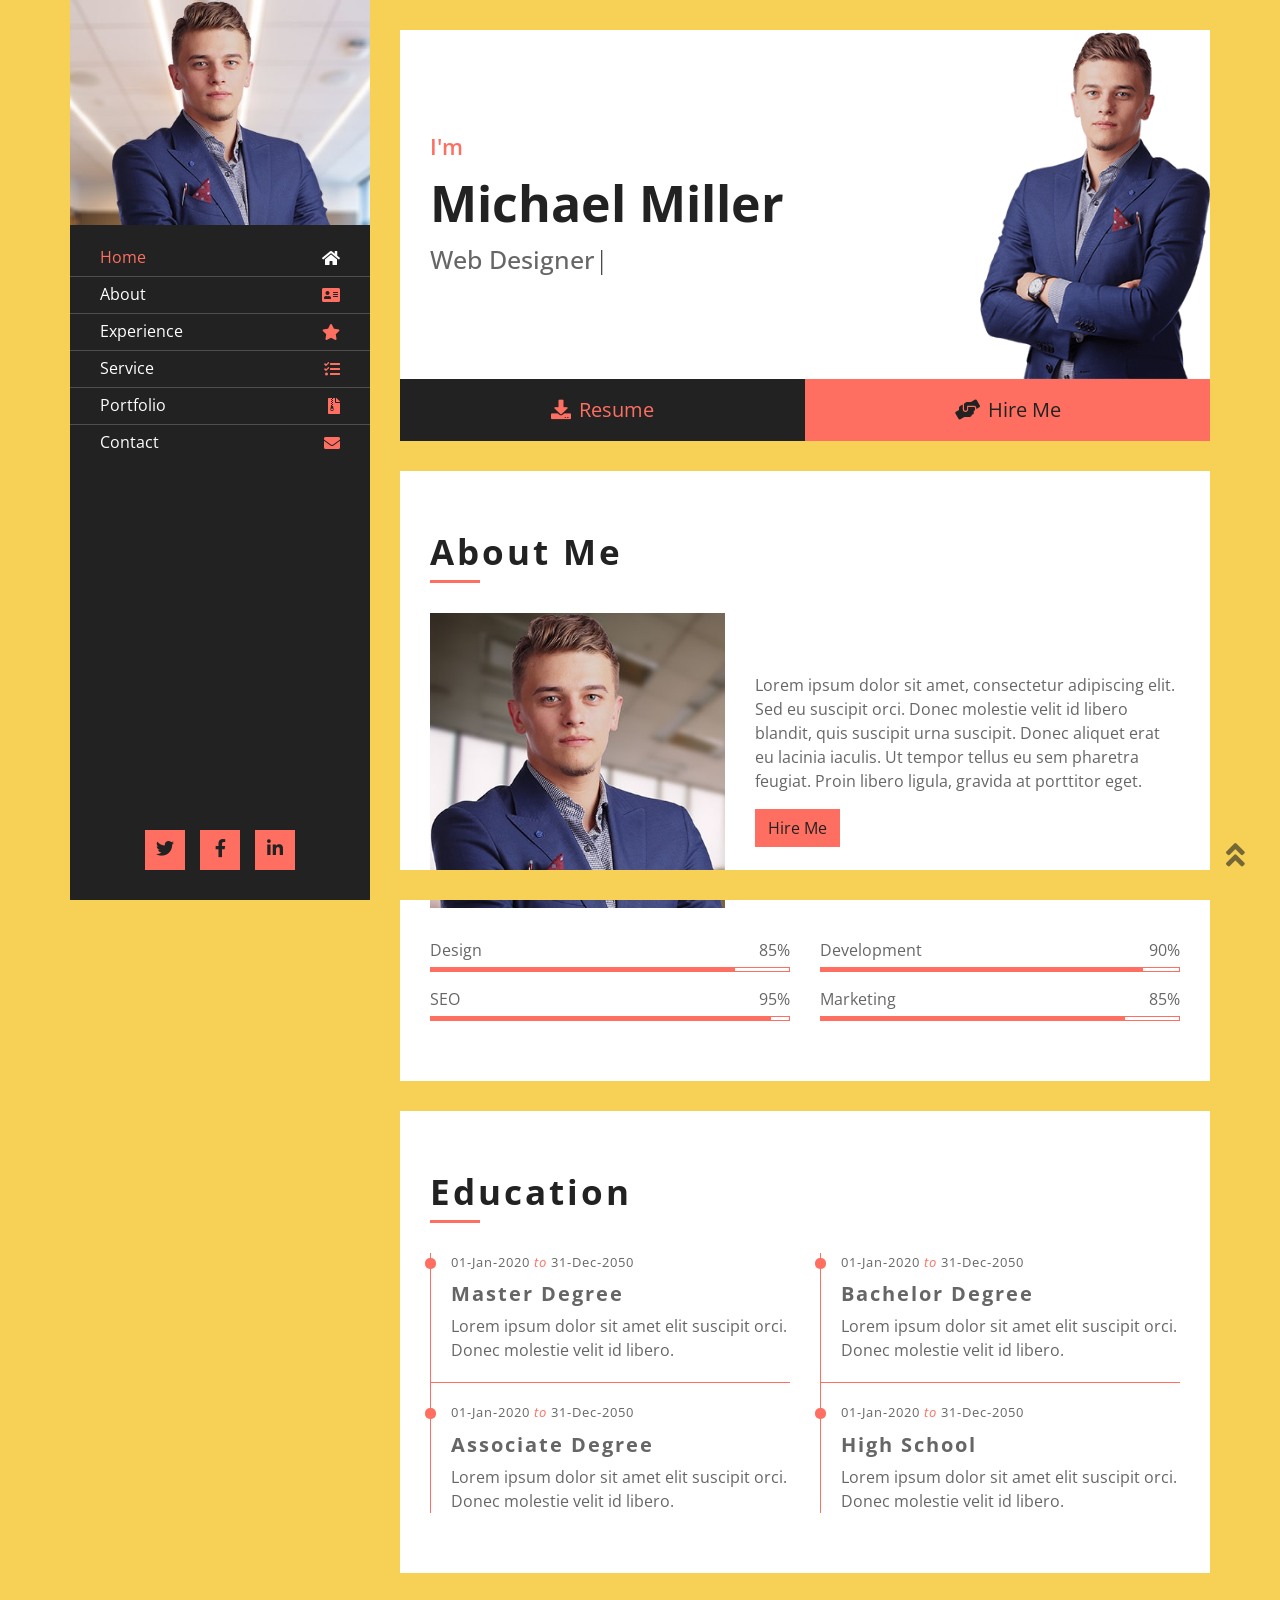
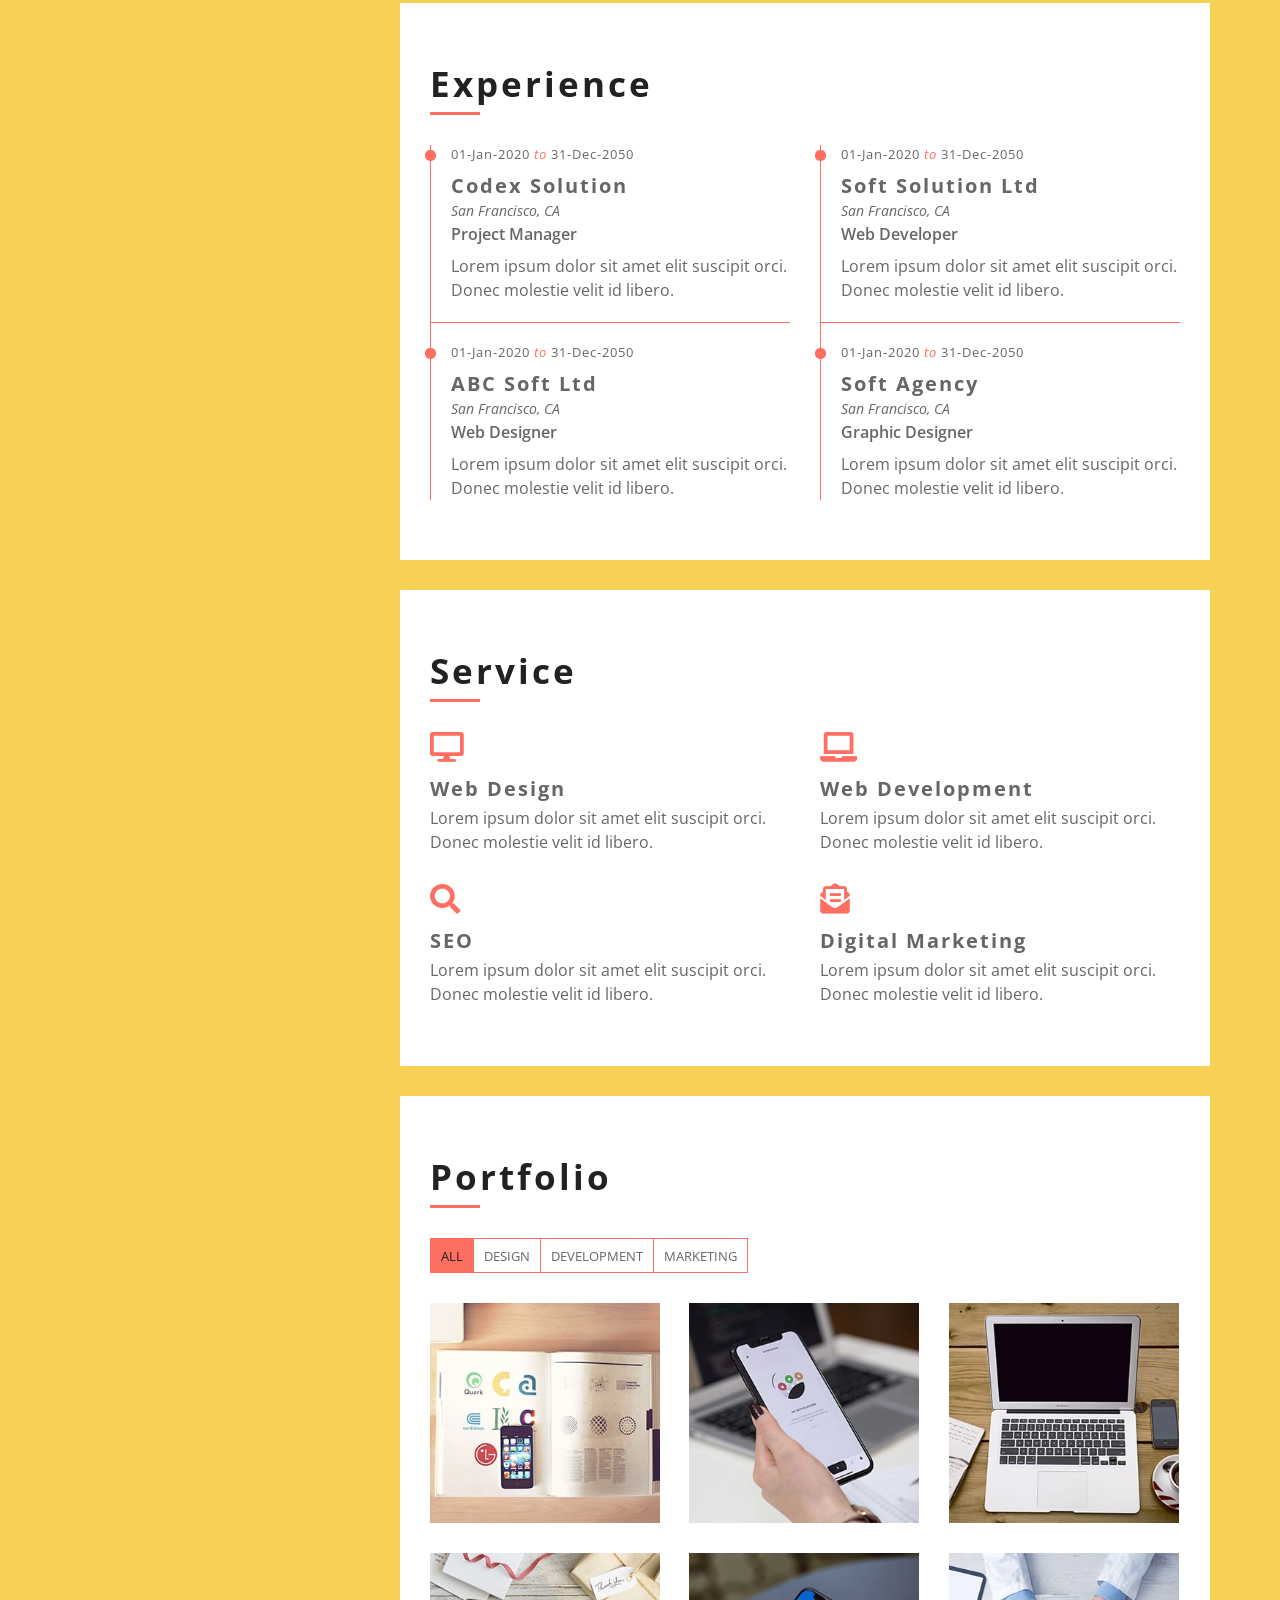
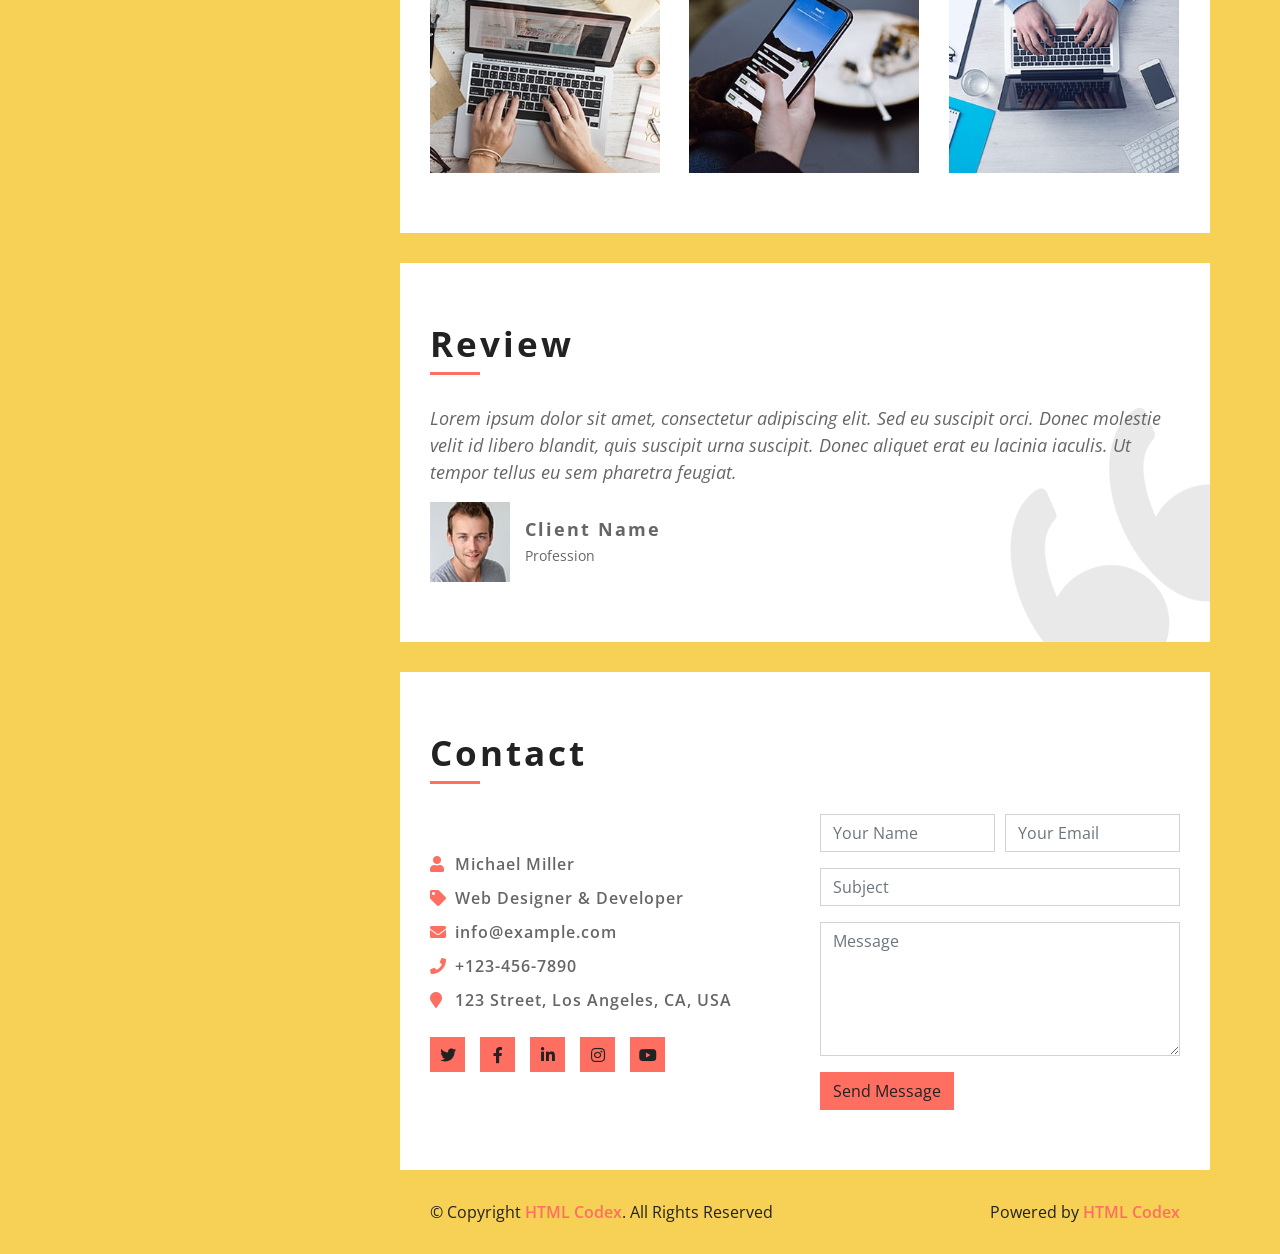
<file: latihan/tugas-portofolio/index.html>
<!DOCTYPE html>
<html lang="en">
    <head>
        <meta charset="utf-8">
        <title>Resume Website Template Free Download</title>
        <meta content="width=device-width, initial-scale=1.0" name="viewport">
        <meta content="Resume Website Template Free Download" name="keywords">
        <meta content="Resume Website Template Free Download" name="description">

        <!-- Favicon -->
        <link href="img/favicon.ico" rel="icon">

        <!-- Google Fonts -->
        <link href="https://fonts.googleapis.com/css2?family=Open+Sans:300;400;600;700;800&display=swap" rel="stylesheet">

        <!-- CSS Libraries -->
        <link href="https://stackpath.bootstrapcdn.com/bootstrap/4.4.1/css/bootstrap.min.css" rel="stylesheet">
        <link href="https://cdnjs.cloudflare.com/ajax/libs/font-awesome/5.10.0/css/all.min.css" rel="stylesheet">
        <link href="lib/slick/slick.css" rel="stylesheet">
        <link href="lib/slick/slick-theme.css" rel="stylesheet">
        <link href="lib/lightbox/css/lightbox.min.css" rel="stylesheet">

        <!-- Template Stylesheet -->
        <link href="css/style.css" rel="stylesheet">
    </head>

    <body data-spy="scroll" data-target=".navbar" data-offset="51">
        <div class="wrapper">
            <div class="sidebar">
                <div class="sidebar-header">
                    <img src="img/profile.jpg" alt="Image">
                </div>
                <div class="sidebar-content">
                    <nav class="navbar navbar-expand-md bg-dark navbar-dark">
                        <a href="#" class="navbar-brand">Navigation</a>
                        <button type="button" class="navbar-toggler" data-toggle="collapse" data-target="#navbarCollapse">
                            <span class="navbar-toggler-icon"></span>
                        </button>
                        <div class="collapse navbar-collapse" id="navbarCollapse">
                            <ul class="nav navbar-nav">
                                <li class="nav-item">
                                    <a class="nav-link" href="#header">Home<i class="fa fa-home"></i></a>
                                </li>
                                <li class="nav-item">
                                    <a class="nav-link" href="#about">About<i class="fa fa-address-card"></i></a>
                                </li>
                                <li class="nav-item">
                                    <a class="nav-link" href="#experience">Experience<i class="fa fa-star"></i></a>
                                </li>
                                <li class="nav-item">
                                    <a class="nav-link" href="#service">Service<i class="fa fa-tasks"></i></a>
                                </li>
                                <li class="nav-item">
                                    <a class="nav-link" href="#portfolio">Portfolio<i class="fa fa-file-archive"></i></a>
                                </li>
                                <li class="nav-item">
                                    <a class="nav-link" href="#contact">Contact<i class="fa fa-envelope"></i></a>
                                </li>
                            </ul>
                        </div>
                    </nav>
                </div>
                <div class="sidebar-footer">
                    <a href="#"><i class="fab fa-twitter"></i></a>
                    <a href="#"><i class="fab fa-facebook-f"></i></a>
                    <a href="#"><i class="fab fa-linkedin-in"></i></a>
                </div>
            </div>
            <div class="content">
                <!-- Header Start -->
                <div class="header" id="header">
                    <div class="content-inner">
                        <p>I'm</p>
                        <h1>Michael Miller</h1>
                        <h2></h2>
                        <div class="typed-text">Web Designer, Web Developer, Front End Developer, Apps Developer, Graphic Designer</div>
                    </div>
                </div>
                <!-- Header End -->
                
                <!-- Large Button Start -->
                <div class="large-btn">
                    <div class="content-inner">
                        <a class="btn" href="#"><i class="fa fa-download"></i>Resume</a>
                        <a class="btn" href="#"><i class="fa fa-hands-helping"></i>Hire Me</a>
                    </div>
                </div>
                <!-- Large Button End -->
                
                <!-- About Start -->
                <div class="about" id="about">
                    <div class="content-inner">
                        <div class="content-header">
                            <h2>About Me</h2>
                        </div>
                        <div class="row align-items-center">
                            <div class="col-md-6 col-lg-5">
                                <img src="img/about.jpg" alt="Image">
                            </div>
                            <div class="col-md-6 col-lg-7">
                                <p>
                                    Lorem ipsum dolor sit amet, consectetur adipiscing elit. Sed eu suscipit orci. Donec molestie velit id libero blandit, quis suscipit urna suscipit. Donec aliquet erat eu lacinia iaculis. Ut tempor tellus eu sem pharetra feugiat. Proin libero ligula, gravida at porttitor eget.
                                </p>
                                <a class="btn" href="#">Hire Me</a>
                            </div>
                        </div>
                        <div class="row">
                            <div class="col-md-6">
                                <div class="skills">
                                    <div class="skill-name">
                                        <p>Design</p><p>85%</p>
                                    </div>
                                    <div class="progress">
                                        <div class="progress-bar" role="progressbar" aria-valuenow="85" aria-valuemin="0" aria-valuemax="100"></div>
                                    </div>
                                    <div class="skill-name">
                                        <p>SEO</p><p>95%</p>
                                    </div>
                                    <div class="progress">
                                        <div class="progress-bar" role="progressbar" aria-valuenow="95" aria-valuemin="0" aria-valuemax="100"></div>
                                    </div>
                                </div>
                            </div>
                            <div class="col-md-6">
                                <div class="skills">
                                    <div class="skill-name">
                                        <p>Development</p><p>90%</p>
                                    </div>
                                    <div class="progress">
                                        <div class="progress-bar" role="progressbar" aria-valuenow="90" aria-valuemin="0" aria-valuemax="100"></div>
                                    </div>
                                    <div class="skill-name">
                                        <p>Marketing</p><p>85%</p>
                                    </div>
                                    <div class="progress">
                                        <div class="progress-bar" role="progressbar" aria-valuenow="85" aria-valuemin="0" aria-valuemax="100"></div>
                                    </div>
                                </div>
                            </div>
                        </div>
                    </div>
                </div>
                <!-- About End -->
                
                <!-- Education Start -->
                <div class="education" id="education">
                    <div class="content-inner">
                        <div class="content-header">
                            <h2>Education</h2>
                        </div>
                        <div class="row align-items-center">
                            <div class="col-md-6">
                                <div class="edu-col">
                                    <span>01-Jan-2020 <i>to</i> 31-Dec-2050</span>
                                    <h3>Master Degree</h3>
                                    <p>Lorem ipsum dolor sit amet elit suscipit orci. Donec molestie velit id libero.</p>
                                </div>
                            </div>
                            <div class="col-md-6">
                                <div class="edu-col">
                                    <span>01-Jan-2020 <i>to</i> 31-Dec-2050</span>
                                    <h3>Bachelor Degree</h3>
                                    <p>Lorem ipsum dolor sit amet elit suscipit orci. Donec molestie velit id libero.</p>
                                </div>
                            </div>
                            <div class="col-md-6">
                                <div class="edu-col">
                                    <span>01-Jan-2020 <i>to</i> 31-Dec-2050</span>
                                    <h3>Associate Degree</h3>
                                    <p>Lorem ipsum dolor sit amet elit suscipit orci. Donec molestie velit id libero.</p>
                                </div>
                            </div>
                            <div class="col-md-6">
                                <div class="edu-col">
                                    <span>01-Jan-2020 <i>to</i> 31-Dec-2050</span>
                                    <h3>High School</h3>
                                    <p>Lorem ipsum dolor sit amet elit suscipit orci. Donec molestie velit id libero.</p>
                                </div>
                            </div>
                        </div>
                    </div>
                </div>
                <!-- Education Start -->
                
                <!-- Experience Start -->
                <div class="experience" id="experience">
                    <div class="content-inner">
                        <div class="content-header">
                            <h2>Experience</h2>
                        </div>
                        <div class="row align-items-center">
                            <div class="col-md-6">
                                <div class="exp-col">
                                    <span>01-Jan-2020 <i>to</i> 31-Dec-2050</span>
                                    <h3>Codex Solution</h3>
                                    <h4>San Francisco, CA</h4>
                                    <h5>Project Manager</h5>
                                    <p>Lorem ipsum dolor sit amet elit suscipit orci. Donec molestie velit id libero.</p>
                                </div>
                            </div>
                            <div class="col-md-6">
                                <div class="exp-col">
                                    <span>01-Jan-2020 <i>to</i> 31-Dec-2050</span>
                                    <h3>Soft Solution Ltd</h3>
                                    <h4>San Francisco, CA</h4>
                                    <h5>Web Developer</h5>
                                    <p>Lorem ipsum dolor sit amet elit suscipit orci. Donec molestie velit id libero.</p>
                                </div>
                            </div>
                            <div class="col-md-6">
                                <div class="exp-col">
                                    <span>01-Jan-2020 <i>to</i> 31-Dec-2050</span>
                                    <h3>ABC Soft Ltd</h3>
                                    <h4>San Francisco, CA</h4>
                                    <h5>Web Designer</h5>
                                    <p>Lorem ipsum dolor sit amet elit suscipit orci. Donec molestie velit id libero.</p>
                                </div>
                            </div>
                            <div class="col-md-6">
                                <div class="exp-col">
                                    <span>01-Jan-2020 <i>to</i> 31-Dec-2050</span>
                                    <h3>Soft Agency</h3>
                                    <h4>San Francisco, CA</h4>
                                    <h5>Graphic Designer</h5>
                                    <p>Lorem ipsum dolor sit amet elit suscipit orci. Donec molestie velit id libero.</p>
                                </div>
                            </div>
                        </div>
                    </div>
                </div>
                <!-- Experience Start -->
                
                <!-- Service Start -->
                <div class="service" id="service">
                    <div class="content-inner">
                        <div class="content-header">
                            <h2>Service</h2>
                        </div>
                        <div class="row align-items-center">
                            <div class="col-md-6">
                                <div class="srv-col">
                                    <i class="fa fa-desktop"></i>
                                    <h3>Web Design</h3>
                                    <p>Lorem ipsum dolor sit amet elit suscipit orci. Donec molestie velit id libero.</p>
                                </div>
                            </div>
                            <div class="col-md-6">
                                <div class="srv-col">
                                    <i class="fa fa-laptop"></i>
                                    <h3>Web Development</h3>
                                    <p>Lorem ipsum dolor sit amet elit suscipit orci. Donec molestie velit id libero.</p>
                                </div>
                            </div>
                            <div class="col-md-6">
                                <div class="srv-col">
                                    <i class="fa fa-search"></i>
                                    <h3>SEO</h3>
                                    <p>Lorem ipsum dolor sit amet elit suscipit orci. Donec molestie velit id libero.</p>
                                </div>
                            </div>
                            <div class="col-md-6">
                                <div class="srv-col">
                                    <i class="fa fa-envelope-open-text"></i>
                                    <h3>Digital Marketing</h3>
                                    <p>Lorem ipsum dolor sit amet elit suscipit orci. Donec molestie velit id libero.</p>
                                </div>
                            </div>
                        </div>
                    </div>
                </div>
                <!-- Service Start -->
                
                <!-- Portfolio Start -->
                <div class="portfolio" id="portfolio">
                    <div class="content-inner">
                        <div class="content-header">
                            <h2>Portfolio</h2>
                        </div>
                        <div class="row">
                            <div class="col-lg-12">
                                <ul id="portfolio-flters">
                                    <li data-filter="*" class="filter-active">All</li>
                                    <li data-filter=".web-des">Design</li>
                                    <li data-filter=".web-dev">Development</li>
                                    <li data-filter=".dig-mar">Marketing</li>
                                </ul>
                            </div>
                        </div>
                        <div class="row portfolio-container">
                            <div class="col-lg-4 col-md-6 portfolio-item web-des">
                                <div class="portfolio-wrap">
                                    <figure>
                                        <img src="img/portfolio-1.jpg" class="img-fluid" alt="">
                                        <a href="img/portfolio-1.jpg" data-lightbox="portfolio" data-title="Project Name" class="link-preview" title="Preview"><i class="fa fa-eye"></i></a>
                                        <a href="#" class="link-details" title="More Details"><i class="fa fa-link"></i></a>
                                        <a class="portfolio-title" href="#">Project Name <span>Web Design</span></a>
                                    </figure>
                                </div>
                            </div>

                            <div class="col-lg-4 col-md-6 portfolio-item web-des">
                                <div class="portfolio-wrap">
                                    <figure>
                                        <img src="img/portfolio-2.jpg" class="img-fluid" alt="">
                                        <a href="img/portfolio-2.jpg" class="link-preview" data-lightbox="portfolio" data-title="Project Name" title="Preview"><i class="fa fa-eye"></i></a>
                                        <a href="#" class="link-details" title="More Details"><i class="fa fa-link"></i></a>
                                        <a class="portfolio-title" href="#">Project Name <span>Web Design</span></a>
                                    </figure>
                                </div>
                            </div>

                            <div class="col-lg-4 col-md-6 portfolio-item web-dev">
                                <div class="portfolio-wrap">
                                    <figure>
                                        <img src="img/portfolio-3.jpg" class="img-fluid" alt="">
                                        <a href="img/portfolio-3.jpg" class="link-preview" data-lightbox="portfolio" data-title="Project Name" title="Preview"><i class="fa fa-eye"></i></a>
                                        <a href="#" class="link-details" title="More Details"><i class="fa fa-link"></i></a>
                                        <a class="portfolio-title" href="#">Project Name <span>Web Development</span></a>
                                    </figure>
                                </div>
                            </div>

                            <div class="col-lg-4 col-md-6 portfolio-item web-dev">
                                <div class="portfolio-wrap">
                                    <figure>
                                        <img src="img/portfolio-4.jpg" class="img-fluid" alt="">
                                        <a href="img/portfolio-4.jpg" class="link-preview" data-lightbox="portfolio" data-title="Project Name" title="Preview"><i class="fa fa-eye"></i></a>
                                        <a href="#" class="link-details" title="More Details"><i class="fa fa-link"></i></a>
                                        <a class="portfolio-title" href="#">Project Name <span>Web Development</span></a>
                                    </figure>
                                </div>
                            </div>

                            <div class="col-lg-4 col-md-6 portfolio-item dig-mar">
                                <div class="portfolio-wrap">
                                    <figure>
                                        <img src="img/portfolio-5.jpg" class="img-fluid" alt="">
                                        <a href="img/portfolio-5.jpg" class="link-preview" data-lightbox="portfolio" data-title="Project Name" title="Preview"><i class="fa fa-eye"></i></a>
                                        <a href="#" class="link-details" title="More Details"><i class="fa fa-link"></i></a>
                                        <a class="portfolio-title" href="#">Project Name <span>Digital Marketing</span></a>
                                    </figure>
                                </div>
                            </div>

                            <div class="col-lg-4 col-md-6 portfolio-item dig-mar">
                                <div class="portfolio-wrap">
                                    <figure>
                                        <img src="img/portfolio-6.jpg" class="img-fluid" alt="">
                                        <a href="img/portfolio-6.jpg" class="link-preview" data-lightbox="portfolio" data-title="Project Name" title="Preview"><i class="fa fa-eye"></i></a>
                                        <a href="#" class="link-details" title="More Details"><i class="fa fa-link"></i></a>
                                        <a class="portfolio-title" href="#">Project Name <span>Digital Marketing</span></a>
                                    </figure>
                                </div>
                            </div>
                        </div>
                    </div>
                </div>
                <!-- Portfolio Start -->
                
                <!-- Review Start -->
                <div class="review" id="review">
                    <div class="content-inner">
                        <div class="content-header">
                            <h2>Review</h2>
                        </div>
                        <div class="row align-items-center review-slider">
                            <div class="col-md-12">
                                <div class="review-slider-item">
                                    <div class="review-text">
                                        <p>
                                            Lorem ipsum dolor sit amet, consectetur adipiscing elit. Sed eu suscipit orci. Donec molestie velit id libero blandit, quis suscipit urna suscipit. Donec aliquet erat eu lacinia iaculis. Ut tempor tellus eu sem pharetra feugiat.
                                        </p>
                                    </div>
                                    <div class="review-img">
                                        <img src="img/review-1.jpg" alt="Image">
                                        <div class="review-name">
                                            <h3>Client Name</h3>
                                            <p>Profession</p>
                                        </div>
                                    </div>
                                </div>
                            </div>
                            <div class="col-md-12">
                                <div class="review-slider-item">
                                    <div class="review-text">
                                        <p>
                                            Lorem ipsum dolor sit amet, consectetur adipiscing elit. Sed eu suscipit orci. Donec molestie velit id libero blandit, quis suscipit urna suscipit. Donec aliquet erat eu lacinia iaculis. Ut tempor tellus eu sem pharetra feugiat.
                                        </p>
                                    </div>
                                    <div class="review-img">
                                        <img src="img/review-2.jpg" alt="Image">
                                        <div class="review-name">
                                            <h3>Client Name</h3>
                                            <p>Profession</p>
                                        </div>
                                    </div>
                                </div>
                            </div>
                            <div class="col-md-12">
                                <div class="review-slider-item">
                                    <div class="review-text">
                                        <p>
                                            Lorem ipsum dolor sit amet, consectetur adipiscing elit. Sed eu suscipit orci. Donec molestie velit id libero blandit, quis suscipit urna suscipit. Donec aliquet erat eu lacinia iaculis. Ut tempor tellus eu sem pharetra feugiat.
                                        </p>
                                    </div>
                                    <div class="review-img">
                                        <img src="img/review-3.jpg" alt="Image">
                                        <div class="review-name">
                                            <h3>Client Name</h3>
                                            <p>Profession</p>
                                        </div>
                                    </div>
                                </div>
                            </div>
                        </div>
                    </div>
                </div>
                <!-- Review End -->
                
                <!-- Contact Start -->
                <div class="contact" id="contact">
                    <div class="content-inner">
                        <div class="content-header">
                            <h2>Contact</h2>
                        </div>
                        <div class="row align-items-center">
                            <div class="col-md-6">
                                <div class="contact-info">
                                    <p><i class="fa fa-user"></i>Michael Miller</p>
                                    <p><i class="fa fa-tag"></i>Web Designer & Developer</p>
                                    <p><i class="fa fa-envelope"></i><a href="mailto:info@example.com">info@example.com</a></p>
                                    <p><i class="fa fa-phone"></i><a href="tel:+1234567890">+123-456-7890</a></p>
                                    <p><i class="fa fa-map-marker"></i>123 Street, Los Angeles, CA, USA</p>
                                    <div class="social">
                                        <a class="btn" href=""><i class="fab fa-twitter"></i></a>
                                        <a class="btn" href=""><i class="fab fa-facebook-f"></i></a>
                                        <a class="btn" href=""><i class="fab fa-linkedin-in"></i></a>
                                        <a class="btn" href=""><i class="fab fa-instagram"></i></a>
                                        <a class="btn" href=""><i class="fab fa-youtube"></i></a>
                                    </div>
                                </div>
                            </div>
                            <div class="col-md-6">
                                <div class="form">
                                    <form>
                                        <div class="form-row">
                                            <div class="form-group col-md-6">
                                                <input type="text" class="form-control" placeholder="Your Name" />
                                            </div>
                                            <div class="form-group col-md-6">
                                                <input type="email" class="form-control" placeholder="Your Email" />
                                            </div>
                                        </div>
                                        <div class="form-group">
                                            <input type="text" class="form-control" placeholder="Subject" />
                                        </div>
                                        <div class="form-group">
                                            <textarea class="form-control" rows="5" placeholder="Message"></textarea>
                                        </div>
                                        <div><button class="btn" type="submit">Send Message</button></div>
                                    </form>
                                </div>
                            </div>
                        </div>
                    </div>
                </div>
                <!-- Contact End -->
                
                <!-- Footer Start -->
                <div class="footer">
                    <div class="content-inner">
                        <div class="row align-items-center">
                            <div class="col-md-6">
                                <p>&copy; Copyright <a href="https://htmlcodex.com">HTML Codex</a>. All Rights Reserved</p>
                            </div>
                            <div class="col-md-6">
                                <p>Powered by <a href="https://htmlcodex.com">HTML Codex</a></p>
                            </div>
                        </div>
                    </div>
                </div>
                <!-- Footer Start -->
            </div>
        </div>
        
        <!-- Back to Top -->
        <a href="#" class="back-to-top"><i class="fa fa-angle-double-up"></i></a>
        
        <!-- JavaScript Libraries -->
        <script src="https://code.jquery.com/jquery-3.4.1.min.js"></script>
        <script src="https://stackpath.bootstrapcdn.com/bootstrap/4.4.1/js/bootstrap.bundle.min.js"></script>
        <script src="lib/easing/easing.min.js"></script>
        <script src="lib/slick/slick.min.js"></script>
        <script src="lib/typed/typed.min.js"></script>
        <script src="lib/waypoints/waypoints.min.js"></script>
        <script src="lib/isotope/isotope.pkgd.min.js"></script>
        <script src="lib/lightbox/js/lightbox.min.js"></script>
        
        <!-- Template Javascript -->
        <script src="js/main.js"></script>
    </body>
</html>
</file>
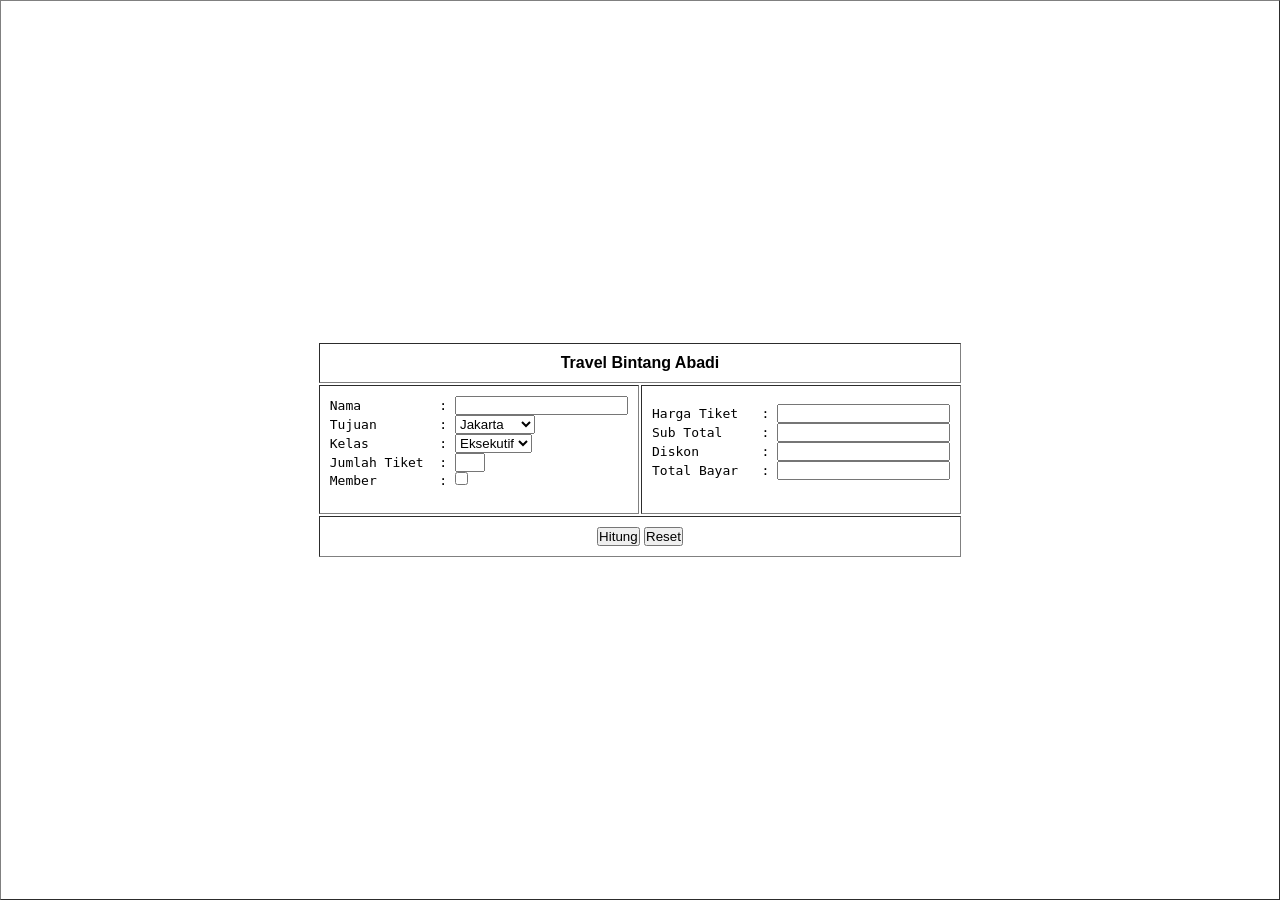
<file: latihan/Tugas/tugas-3/index.html>
<!DOCTYPE html>
<html lang="en">

<head>
  <meta charset="UTF-8">
  <meta name="viewport" content="width=device-width, initial-scale=1.0">
  <title>Latihan Pengkondisian</title>

  <link rel="stylesheet" href="style.css">
</head>

<body>
  <form name="ffrom">
    <table border="1" cellpadding="10">
      <tr>
        <th colspan="2">Travel Bintang Abadi</th>
      </tr>
      <tr>
        <td>
          <pre>
Nama          : <input type="text" name="nama" id="nama">
Tujuan        : <select name="tujuan" id="tujuan">
                  <option value="Jakarta">Jakarta</option>
                  <option value="Solo">Solo</option>
                  <option value="Surabaya">Surabaya</option>
                </select>
Kelas         : <select name="kelas" id="kelas">
                  <option value="Eksekutif">Eksekutif</option>
                  <option value="Bisnis">Bisnis</option>
                  <option value="Ekonomi">Ekonomi</option>
                </select>
Jumlah Tiket  : <input type="number" name="jumlah" id="jumlah" min="1" style="width: 10%;" >
Member        : <input type="checkbox" name="member" id="member">
      </pre>
        </td>
        <td>
          <pre>
Harga Tiket   : <input type="text" name="harga" id="harga" readonly>
Sub Total     : <input type="text" name="sub" id="sub" readonly>
Diskon        : <input type="text" name="diskon" id="diskon" readonly>
Total Bayar   : <input type="text" name="total" id="total" readonly>
          </pre>
        </td>
      </tr>
      <th colspan="2">
        <input type="button" value="Hitung" onclick="hitung()">
        <input type="reset" value="Reset">
      </th>
    </table>
  </form>

  <script src="script.js"></script>
</body>

</html>
</file>
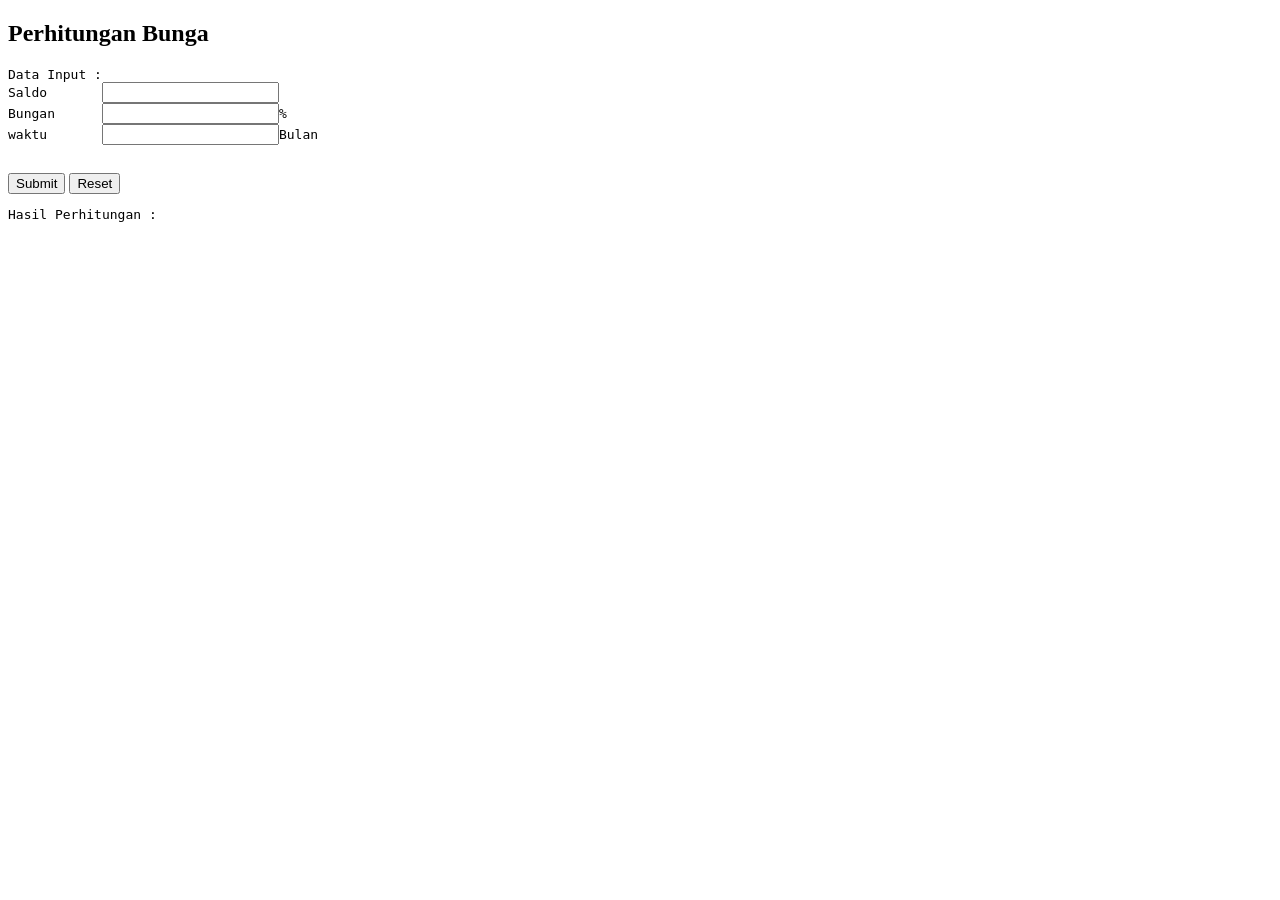
<file: latihan/Tugas/tugas-4/index.html>
<!DOCTYPE html>
<html lang="en">

<head>
  <meta charset="UTF-8">
  <meta name="viewport" content="width=device-width, initial-scale=1.0">
  <title>Hitung Bunga</title>
</head>

<body>
  <form name="fform">
    <h2>Perhitungan Bunga</h2>
    <pre>
Data Input :
Saldo       <input type="number" name="saldo">
Bungan      <input type="number" name="bunga">%
waktu       <input type="number" name="waktu">Bulan
    </pre>
    <div class="button-box">
      <input type="button" value="Submit" onclick="hitungBunga()">
      <input type="reset" value="Reset" onclick="resetOutput()">
    </div>

    <pre>
Hasil Perhitungan :
<p id="output"></p>
    </pre>
  </form>

  <script src="script.js"></script>


</body>

</html>
</file>
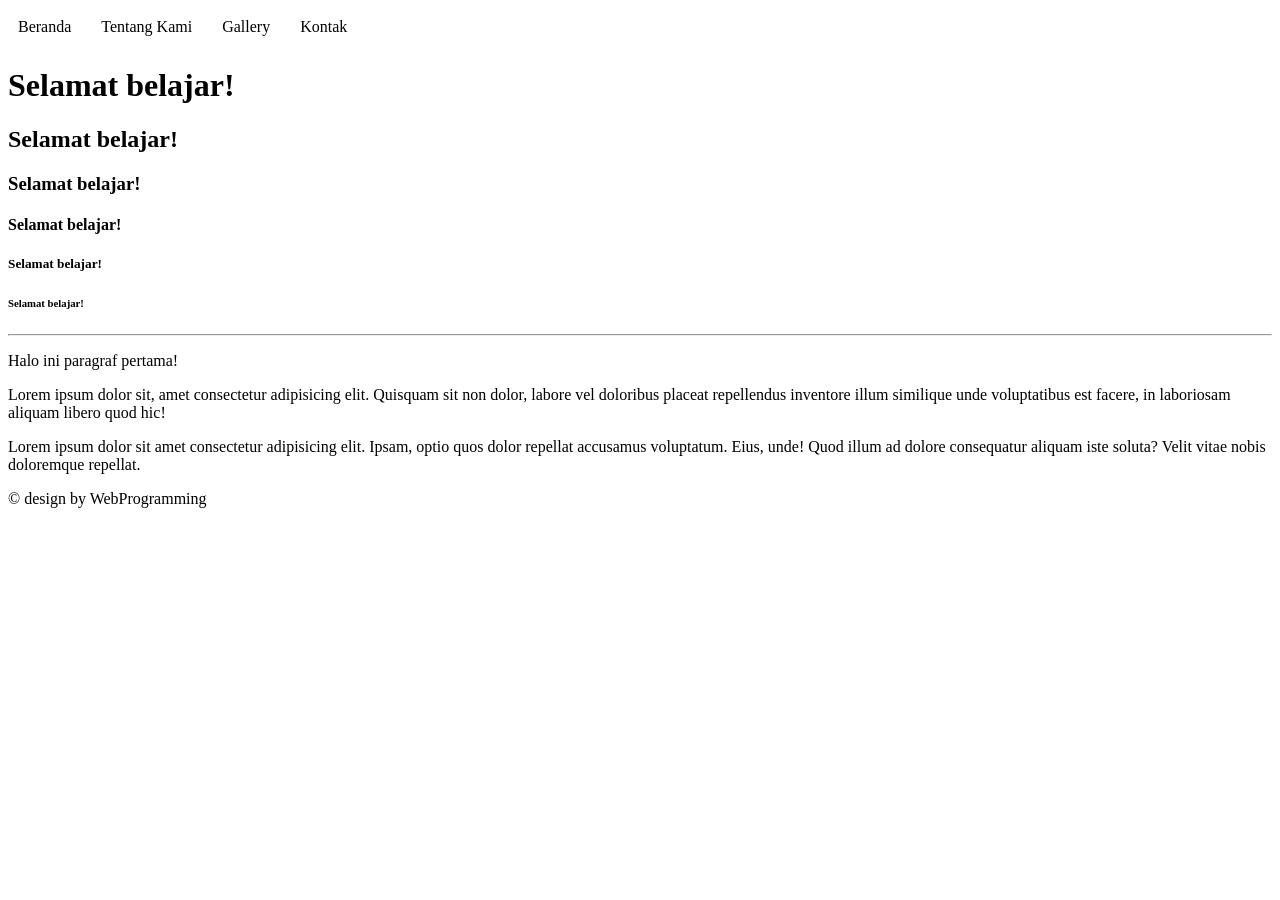
<file: html/1.html>
<!DOCTYPE html>
<html lang="en">

<head>
  <meta charset="UTF-8">
  <meta name="viewport" content="width=device-width, initial-scale=1.0">
  <title>Belajar HTML</title>

  <style>
    nav {
      color: white;
      padding: 10px;
      display: flex;
      gap: 30px;
    }

    nav a {
      text-decoration: none;
      color: black;
    }

    nav a:hover {
      color: bisque;
    }
  </style>
</head>

<body>
  <nav>
    <a href="1.html">Beranda</a>
    <a href="tentang-kami.html">Tentang Kami</a>
    <a href="gallery.html">Gallery</a>
    <a href="kontak.html">Kontak</a>
  </nav>

  <h1>Selamat belajar!</h1>
  <h2>Selamat belajar!</h2>
  <h3>Selamat belajar!</h3>
  <h4>Selamat belajar!</h4>
  <h5>Selamat belajar!</h5>
  <h6>Selamat belajar!</h6>

  <hr>

  <p>Halo ini paragraf pertama!</p>
  <p>Lorem ipsum dolor sit, amet consectetur adipisicing elit. Quisquam sit non dolor, labore vel doloribus placeat
    repellendus inventore illum similique unde voluptatibus est facere, in laboriosam aliquam libero quod hic!</p>


  <div class="content">
    <p>Lorem ipsum dolor sit amet consectetur adipisicing elit. Ipsam, optio quos dolor repellat accusamus voluptatum.
      Eius, unde! Quod illum ad dolore consequatur aliquam iste soluta? Velit vitae nobis doloremque repellat.</p>
  </div>

  <footer>
    &copy; design by WebProgramming
  </footer>
</body>

</html>
</file>
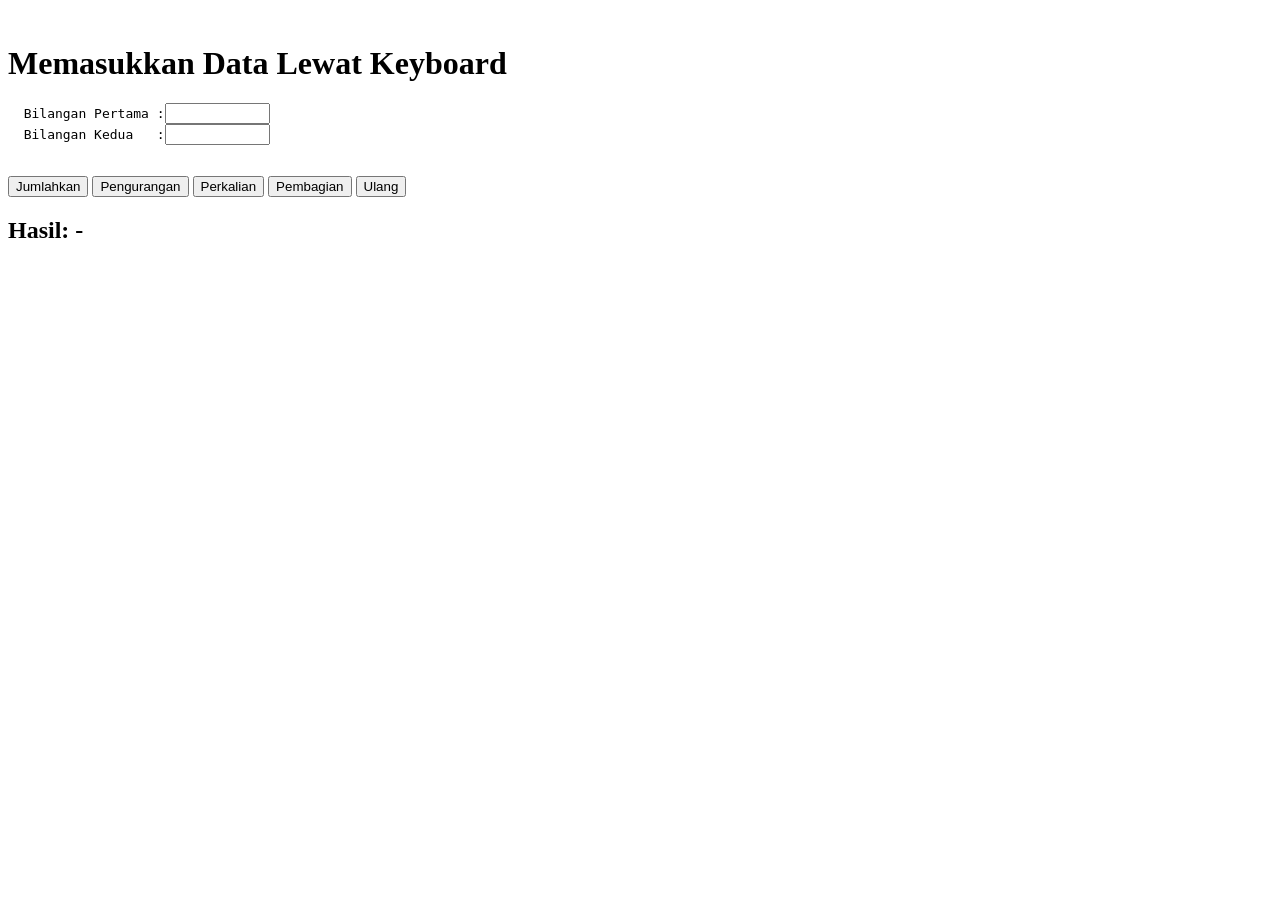
<file: js/1.html>
<HTML>

<HEAD>
  <TITLE>Memasukkan Bilangan</TITLE>
</HEAD>

<BODY>
  <SCRIPT>
    function jumlah() {
      var bil1 = parseFloat(document.fform.bilangan1.value);
      if (isNaN(bil1))
        bil1 = 0.0;
      var bil2 = parseFloat(document.fform.bilangan2.value);
      if (isNaN(bil2))
        bil2 = 0.0;
      var hasil = bil1 + bil2;
      document.getElementById("hasil").innerHTML = "Hasil: " + hasil;
      alert("Hasil Penjumlahan = " + hasil);
    }
    function pengurangan() {
      var bil1 = parseFloat(document.fform.bilangan1.value);
      if (isNaN(bil1))
        bil1 = 0.0;
      var bil2 = parseFloat(document.fform.bilangan2.value);
      if (isNaN(bil2))
        bil2 = 0.0;
      var hasil = bil1 - bil2;
      document.getElementById("hasil").innerHTML = "Hasil: " + hasil;
      // alert("Hasil Pengurangan = " + hasil);
    }
    function perkalian() {
      var bil1 = parseFloat(document.fform.bilangan1.value);
      if (isNaN(bil1))
        bil1 = 0.0;
      var bil2 = parseFloat(document.fform.bilangan2.value);
      if (isNaN(bil2))
        bil2 = 0.0;
      var hasil = bil1 * bil2;
      document.getElementById("hasil").innerHTML = "Hasil: " + hasil;
      // alert("Hasil Perkalian = " + hasil);
    }
    function pembagian() {
      var bil1 = parseFloat(document.fform.bilangan1.value);
      if (isNaN(bil1))
        bil1 = 0.0;
      var bil2 = parseFloat(document.getElementById("bilangan2").value);
      if (isNaN(bil2))
        bil2 = 0.0;
      var hasil = bil1 / bil2;
      document.getElementById("hasil").innerHTML = "Hasil: " + hasil;
      // alert("Hasil Pembagian = " + hasil);
    }
  </SCRIPT>
  <form name="fform">
    <h1><br>Memasukkan Data Lewat Keyboard</H1>
    <pre>
  Bilangan Pertama :<input type="text" size="11" name="bilangan1">
  Bilangan Kedua   :<input type="text" size="11" name="bilangan2" id="bilangan2">
    </pre>
    <p>
      <input TYPE="button" value="Jumlahkan" onclick="jumlah()">
      <input TYPE="button" value="Pengurangan" onclick="pengurangan()">
      <input TYPE="button" value="Perkalian" onclick="perkalian()">
      <input TYPE="button" value="Pembagian" onclick="pembagian()">
      <input TYPE="reset" value="Ulang">
    </p>
    <h2 id="hasil">Hasil: -</h2>
  </form>
</BODY>

</HTML>
</file>
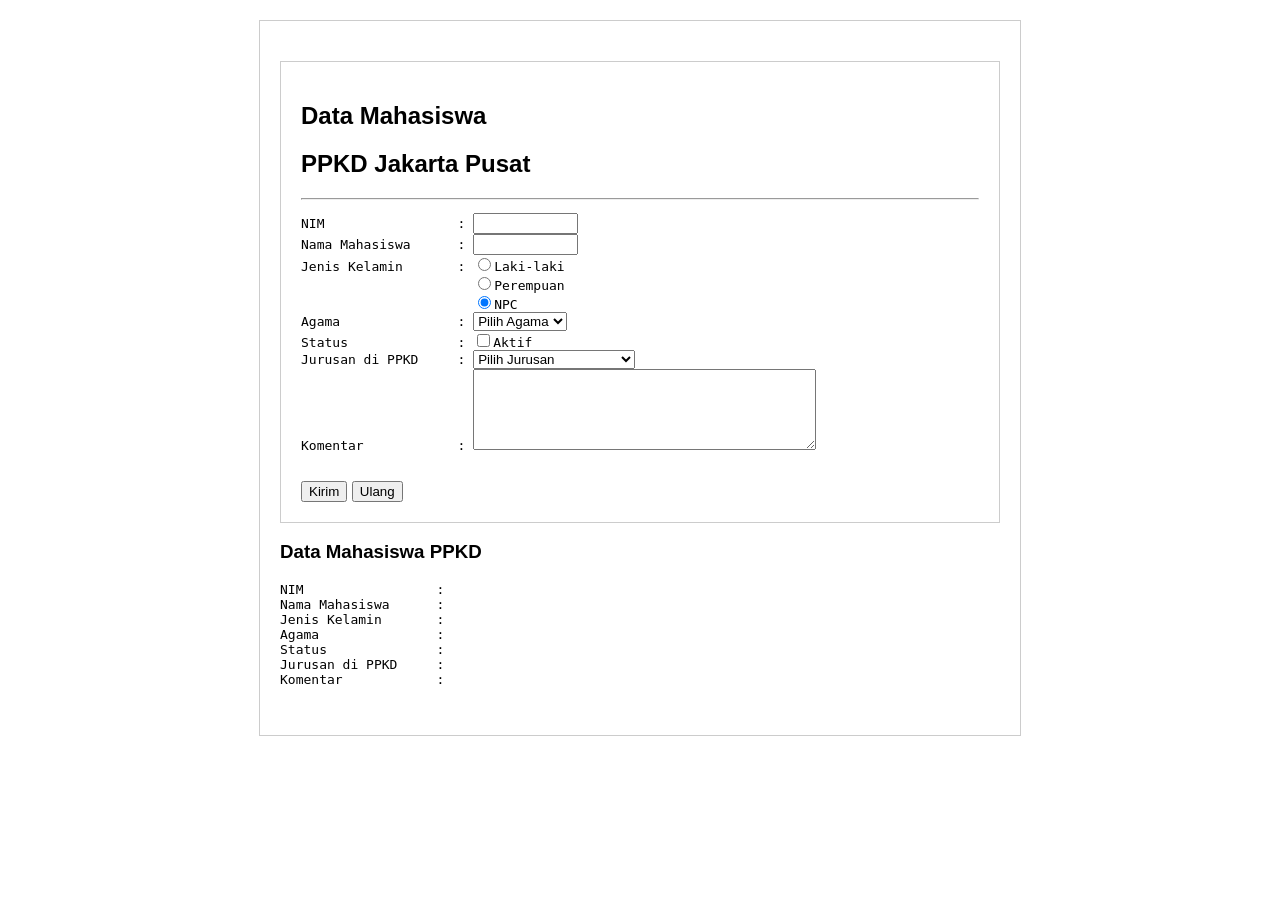
<file: js/2.html>
<!DOCTYPE html>
<html lang="en">

<head>
  <meta charset="UTF-8">
  <meta name="viewport" content="width=device-width, initial-scale=1.0">
  <title>Objek Javascript</title>
</head>

<style>
  body {
    max-width: 720px;
    margin: 0 auto;
    padding: 20px;
    font-family: Arial, sans-serif;
    border: 1px solid #ccc;
    margin-top: 20px;
  }

  .container {
    border: 1px solid #ccc;
    padding: 20px;
    margin-top: 20px;
  }
</style>

<body>
  <form name="fform" class="container" onsubmit="return false;">
    <h2>Data Mahasiswa</h2>
    <h2>PPKD Jakarta Pusat</h2>
    <hr>
    <pre>
NIM                 : <input type="text" size="11" name="nim">
Nama Mahasiswa      : <input type="text" size="11" name="nama">
Jenis Kelamin       : <input type="radio" name="Kelamin" value="Laki-laki" >Laki-laki
                      <input type="radio" name="Kelamin" value="Perempuan" >Perempuan
                      <input type="radio" name="Kelamin" value="BOT" checked>NPC
Agama               : <select name="Agama" >
                        <option value=""> Pilih Agama</option>
                        <option value="Islam">Islam</option>
                        <option value="Kristen">Kristen</option>
                        <option value="Hindu">Hindu</option>
                        <option value="Budha">Budha</option>
                        <option value="Konghucu">Konghucu</option>
                      </select>
Status              : <input type="checkbox" name="status" value="Aktif">Aktif
Jurusan di PPKD     : <select name="Jurusan" >
                        <option value=""> Pilih Jurusan</option>
                        <option value="Teknik Informatika">Teknik Informatika</option>
                        <option value="Teknik Komputer">Teknik Komputer</option>
                        <option value="Manajemen Informatika">Manajemen Informatika</option>
                        <option value="Sistem Informasi">Sistem Informasi</option>
                      </select>
Komentar            : <textarea name="komentar" cols="40" rows="5"></textarea>
    </pre>

    <button type="submit" onclick="kirim()">Kirim</button>
    <button type="reset" onclick="ulang()">Ulang</button>

  </form>

  <script>
    function ulang() {
      document.getElementById("nim").innerHTML = "";
      document.getElementById("nama").innerHTML = "";
      document.getElementById("kelamin").innerHTML = "";
      document.getElementById("agama").innerHTML = "";
      document.getElementById("status").innerHTML = "";
      document.getElementById("jurusan").innerHTML = "";
      document.getElementById("komentar").innerHTML = "";
    }
    function kirim() {
      var nim = document.fform.nim.value;
      var nama = document.fform.nama.value;
      var kelamin = document.fform.Kelamin.value;
      var agama = document.fform.Agama.value;
      var status = document.fform.status.checked;
      var jurusan = document.fform.Jurusan.value;
      var komentar = document.fform.komentar.value;

      console.log(status);

      // alert("NIM : " + nim + "\nNama : " + nama + "\nJenis Kelamin : " + kelamin + "\nAgama : " + agama + "\nStatus : " + status + "\nJurusan : " + jurusan + "\nKomentar : " + komentar);

      document.getElementById("nim").innerHTML = nim;
      document.getElementById("nama").innerHTML = nama;
      document.getElementById("kelamin").innerHTML = kelamin;
      document.getElementById("agama").innerHTML = agama;
      document.getElementById("status").innerHTML = status ? "Aktif" : "Tidak Aktif";
      document.getElementById("jurusan").innerHTML = jurusan;
      document.getElementById("komentar").innerHTML = komentar;

    }
  </script>

  <h3>Data Mahasiswa PPKD</h3>
  <pre>
NIM                 : <b id="nim"></b>
Nama Mahasiswa      : <b id="nama"></b>
Jenis Kelamin       : <b id="kelamin"></b>
Agama               : <b id="agama"></b>
Status              : <b id="status"></b>
Jurusan di PPKD     : <b id="jurusan"></b>
Komentar            : <b id="komentar"></b>
    </pre>
</body>

</html>
</file>
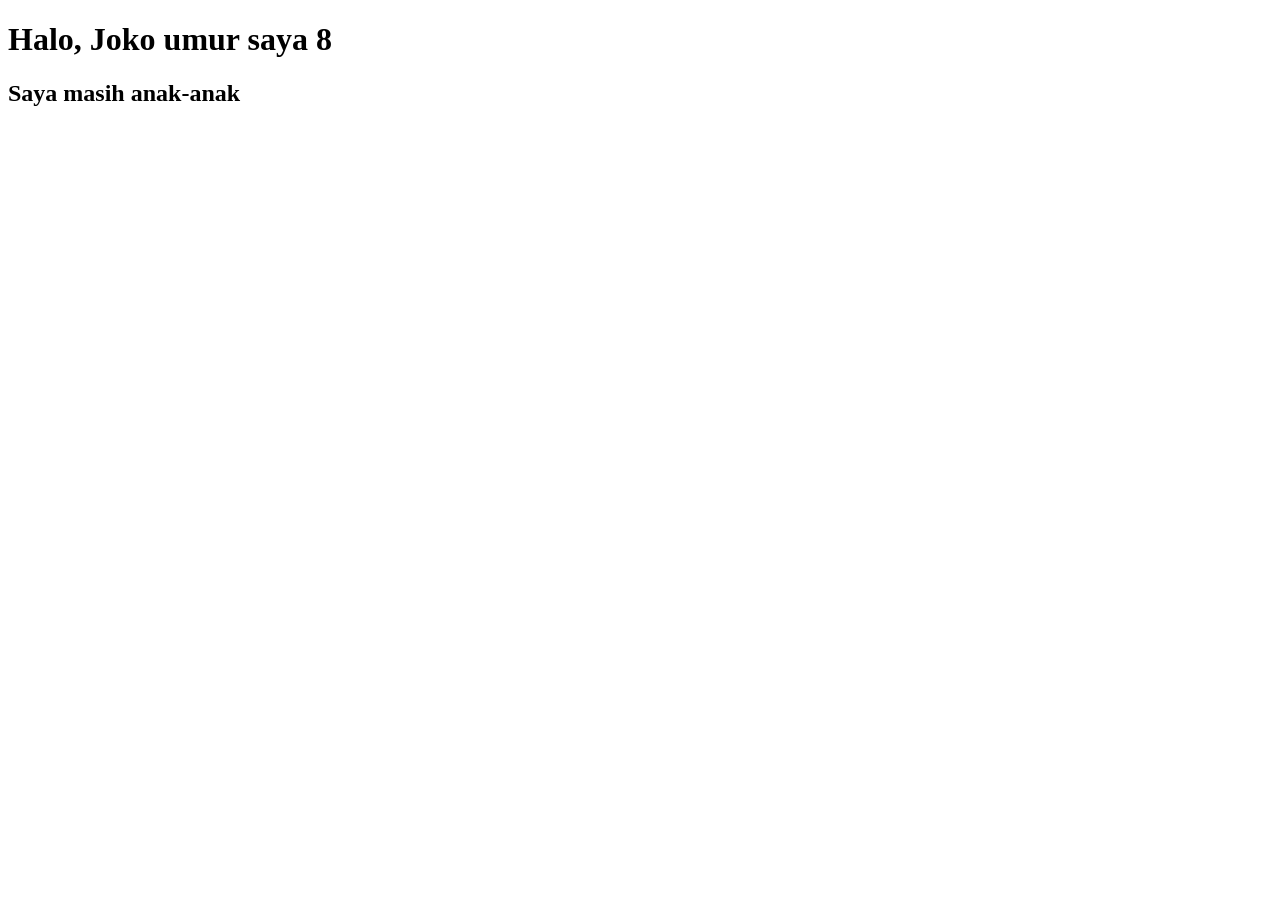
<file: js/3.html>
<!DOCTYPE html>
<html lang="en">

<head>
  <meta charset="UTF-8">
  <meta name="viewport" content="width=device-width, initial-scale=1.0">
  <title>JS - 3</title>
</head>

<body>
  <div class="app">
  </div>
  <h2 id="umur"></h2>

  <script>
    let nama = 'Joko';
    let myAge = 8;
    let age = 5;

    if (myAge < age)
    {
      document.getElementById('umur').innerHTML = 'Saya masih balita';
    } else
    {
      document.getElementById('umur').innerHTML = 'Saya masih anak-anak';

    }

    if (nama)
    {
      document.querySelector('.app').innerHTML = `<h1>Halo, ${nama} umur saya ${myAge}</h1>`;
    } else
    {
      document.querySelector('.app').innerHTML = `<h1>Halo, Pengunjung</h1>`;
    }
  </script>
</body>

</html>
</file>
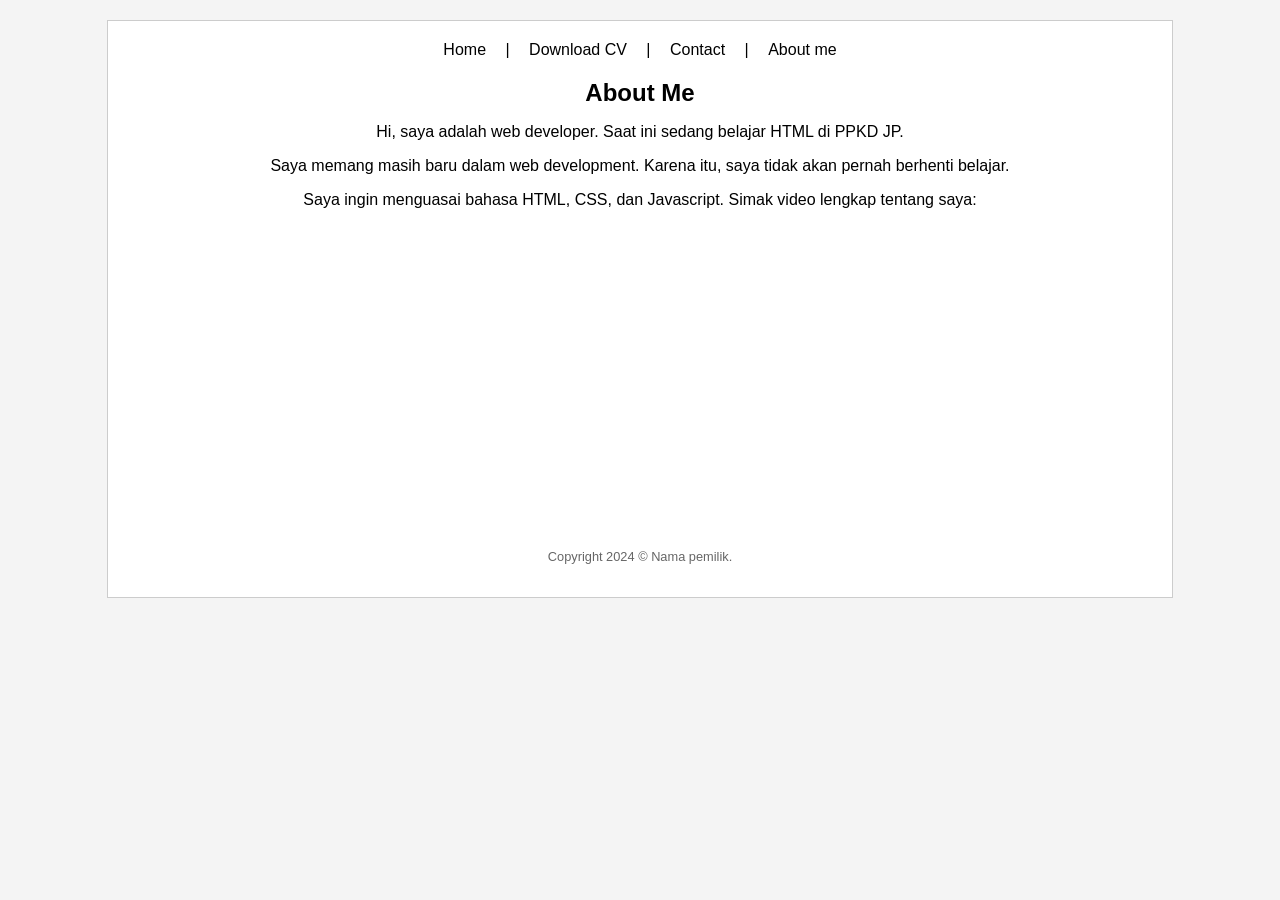
<file: php/portofolio-template/about.html>
<!DOCTYPE html>
<html lang="id">
  <head>
    <meta charset="UTF-8" />
    <meta name="viewport" content="width=device-width, initial-scale=1.0" />
    <title>About Me - Portofolio</title>
  </head>
  <body style="font-family: Arial, sans-serif; background-color: #f4f4f4; margin: 0; padding: 0">
    <!-- About Me Page -->
    <div style="width: 80%; margin: 20px auto; padding: 20px; background-color: white; border: 1px solid #ccc">
      <nav style="text-align: center; margin-bottom: 20px">
        <a href="index.php" style="text-decoration: none; color: #000; margin: 0 15px">Home</a> | 
        <a href="#" style="text-decoration: none; color: #000; margin: 0 15px">Download CV</a> |
        <a href="contact.html" style="text-decoration: none; color: #000; margin: 0 15px">Contact</a> |
        <a href="about.html" style="text-decoration: none; color: #000; margin: 0 15px">About me</a>
      </nav>
      <section style="margin-bottom: 20px">
        <h1 style="text-align: center; margin-bottom: 10px">About Me</h1>
        <p style="text-align: center">Hi, saya adalah web developer. Saat ini sedang belajar HTML di PPKD JP.</p>
        <p style="text-align: center">Saya memang masih baru dalam web development. Karena itu, saya tidak akan pernah berhenti belajar.</p>
        <p style="text-align: center">Saya ingin menguasai bahasa HTML, CSS, dan Javascript. Simak video lengkap tentang saya:</p>
        <iframe src="https://www.youtube.com/embed/dQw4w9WgXcQ" style="width: 100%; height: 300px; border: none" allowfullscreen></iframe>
      </section>
      <footer style="text-align: center; margin-top: 20px; font-size: 0.8em; color: #666">
        <p>Copyright 2024 © Nama pemilik.</p>
      </footer>
    </div>
  </body>
</html>
</file>
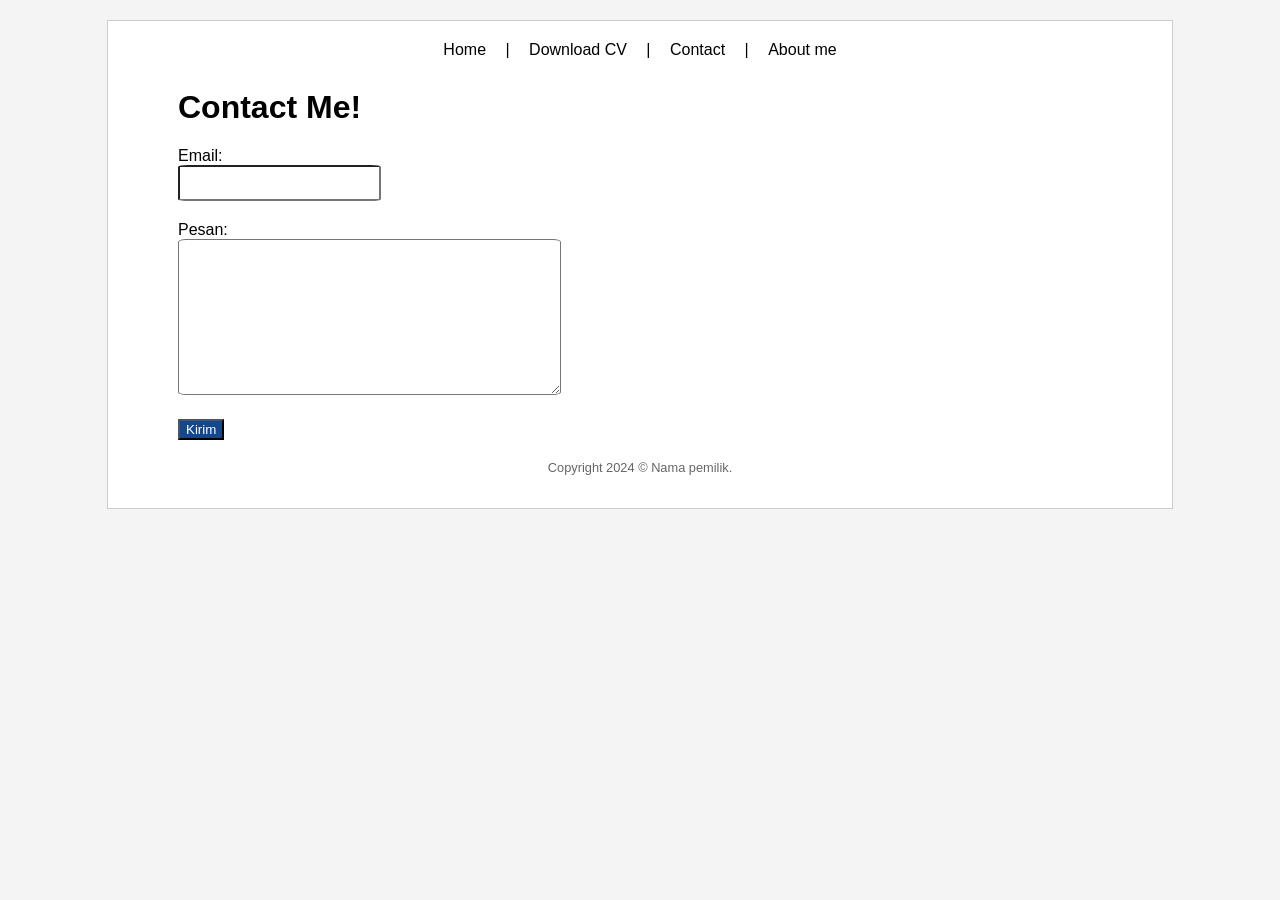
<file: php/portofolio-template/contact.html>
<!DOCTYPE html>
<html lang="id">
<head>
    <meta charset="UTF-8">
    <meta name="viewport" content="width=device-width, initial-scale=1.0">
    <title>Homepage - Portofolio</title>
</head>
<body style="font-family: Arial, sans-serif; background-color: #f4f4f4; margin: 0; padding: 0;">

    <!-- Homepage -->
    <div style="width: 80%; margin: 20px auto; padding: 20px; background-color: white; border: 1px solid #ccc;">
        <nav style="text-align: center; margin-bottom: 20px;">
            <a href="index.php" style="text-decoration: none; color: #000; margin: 0 15px;">Home</a> |
            <a href="#" style="text-decoration: none; color: #000; margin: 0 15px;">Download CV</a> |
            <a href="contact.html" style="text-decoration: none; color: #000; margin: 0 15px;">Contact</a> |
            <a href="about.html" style="text-decoration: none; color: #000; margin: 0 15px;">About me</a>
        </nav>
    <div style="margin-top: 30px; margin-left: 50px;">
        <h1>Contact Me!</h1>
        <form action="" method="post">
            <div style="margin-top: 20px;">
                <label for="">Email:</label><br>
                <input type="email" name="email" id="email" style="width: 20%; height: 30px; border-radius: 5%;" required>
            </div>
            <div style="margin-top: 20px;">
                <label for="">Pesan:</label><br>
                <textarea name="pesan" id="pesan" cols="45" rows="10" style="border-radius: 2%;" required></textarea>
            </div>
            <div style="margin-top: 20px;">
                <button type="submit" name="kirim" style="background-color:rgb(19, 72, 143); color: white">Kirim</button>
            </div>
        </form>
    </div>
        
    <footer style="text-align: center; margin-top: 20px; font-size: 0.8em; color: #666;">
        <p>Copyright 2024 © Nama pemilik.</p>
    </footer>
    </div>

</body>
</html>
</file>
<file: latihan/tugas-portofolio/css/style.css>
/**********************************/
/********** General CSS ***********/
/**********************************/
body {
    color: #666666;
    background: #F6D155;
    font-family: 'Open Sans', sans-serif;
}

a {
    color: #222222;
    transition: all .3s;
}

a:hover,
a:active,
a:focus {
    color: #FF6F61;
    outline: none;
    text-decoration: none;
}

.btn:focus {
    box-shadow: none;
}


/**********************************/
/****** Layout with Sidebar *******/
/**********************************/
.wrapper {
    position: relative;
    margin: 0 auto;
    width: 100%;
    max-width: 1140px;
}

.wrapper .sidebar {
    position: relative;
    width: 100%;
    float: left;
    background: #222222;
}

.wrapper .content {
    position: relative;
    width: 100%;
    padding: 15px;
    float: left;
    background: #F6D155;
}

.wrapper .sidebar-header,
.wrapper .sidebar-footer {
    display: none;
}

.navbar {
    padding: 15px;
    background: #222222 !important;
}

.navbar-expand-md .navbar-nav .nav-item {
    width: 100%;
    border-top: 1px solid rgba(255, 255, 255, .2);
}

.navbar-expand-md .navbar-nav .nav-item:first-child{
    border-top: none;
}

.navbar-expand-md .navbar-nav .nav-link {
    color: #ffffff;
    padding: 5px 15px 7px 15px;
    transition: all .3s;
}

.navbar-expand-md .navbar-nav .nav-link i {
    color: #FF6F61;
    float: right;
    padding-top: 5px;
    transition: all .3s;
}

.navbar-expand-md .navbar-nav .nav-link:hover,
.navbar-expand-md .navbar-nav .nav-link.active {
    color: #FF6F61;
}

.navbar-expand-md .navbar-nav .nav-link:hover i,
.navbar-expand-md .navbar-nav .nav-link.active i{
    color: #ffffff;
}


.wrapper .sidebar,
.wrapper .content {
    -webkit-transition: margin 200ms ease-out;
    -moz-transition: margin 200ms ease-out;
    -o-transition: margin 200ms ease-out;
    transition: margin 200ms ease-out;
}

@media (min-width: 768px) {
    .wrapper .content {
        padding: 30px 0px 30px 30px;
    }
    
    .wrapper .content::before,
    .wrapper .content::after {
        position: fixed;
        content: "";
        width: 100%;
        height: 30px;
        background: #F6D155;
        z-index: 1;
    }
    
    .wrapper .content::before {
        top: 0;
    }
    
    .wrapper .content::after {
        bottom: 0;
    }
    
    .wrapper .sidebar {
        position: fixed;
        width: 300px;
        height: 100%;
        margin-left: -250px;
        float: left;
        overflow: auto;
        scrollbar-width: thin;
        scrollbar-color: gray;
        z-index: 2;
    }

    .wrapper .sidebar:hover {
        margin-left: 0px;
    }
    
    .wrapper .content {
        position: relative;
        width: calc(100% - 50px);
        margin-left: 50px;
        float: right;
    }
    
    .wrapper .sidebar:hover  .sidebar-header {
        position: relative;
        display: block;
        width: 100%;
    }

    .wrapper .sidebar .sidebar-header img {
        width: 100%;
        height: auto;
    }
    
    .navbar-brand {
        display: none;
    }
    
    .navbar {
        padding: 15px 0;
        flex-direction: column;
    }
    
    .wrapper .sidebar:hover .navbar-expand-md .navbar-nav .nav-link {
        padding: 5px 30px 7px 30px;
    }
    
    .wrapper .sidebar::-webkit-scrollbar {
        width: 7px;
    }

    .wrapper .sidebar::-webkit-scrollbar-track {
        -webkit-box-shadow: inset 0 0 6px rgba(0,0,0,0.1);
    }

    .wrapper .sidebar::-webkit-scrollbar-thumb {
        background-color: darkgrey;
        outline: 1px solid slategrey;
        border-radius: 7px
    }
    
    .navbar-brand {
        display: none;
    }
    
    .sidebar .sidebar-footer {
        width: 300px;
        position: fixed;
        bottom: 0;
        padding: 15px;
        font-size: 0;
        text-align: center;
        background: #222222;
    }
    
    .sidebar .sidebar-footer a {
        display: inline-block;
        width: 40px;
        height: 40px;
        padding: 5px 0;
        margin: 0 15px 15px 0;
        text-align: center;
        font-size: 18px;
        color: #222222;
        background: #FF6F61;
    }
    
    .sidebar .sidebar-footer a:last-child {
        margin-right: 0;
    }
    
    .sidebar .sidebar-footer a:hover {
        color: #FF6F61;
        background: #ffffff;
    }
    
    .sidebar:hover .sidebar-footer {
        display: block;
    }
}

@media (min-width: 992px) {
    .wrapper .sidebar {
        margin: 0;
    }

    .wrapper .content {
        width: calc(100% - 300px);
        margin-left: 300px;
    }

    .sidebar .sidebar-header {
        position: relative;
        display: block;
        width: 100%;
    }
    
    .navbar-expand-md .navbar-nav .nav-link {
        padding: 5px 30px 7px 30px;
    }
    
    .sidebar .sidebar-footer {
        display: block;
    }
}

@media (max-width: 1140px) {
    .wrapper .content {
        padding: 30px;
    }
}

@media (max-width: 576px) {
    .wrapper .content {
        padding: 15px;
    }
}


/**********************************/
/******** Back to Top CSS *********/
/**********************************/
.back-to-top {
    position: fixed;
    display: none;
    width: 30px;
    height: 30px;
    text-align: center;
    line-height: 1;
    font-size: 30px;
    right: 30px;
    bottom: 30px;
    transition: background 0.5s;
    z-index: 11;
}

.back-to-top i {
    color: #222222;
}

.back-to-top i:hover {
    color: #FF6F61;
}

.back-to-top {
    -webkit-animation: action 1s infinite  alternate;
    animation: action 1s infinite  alternate;
}

@-webkit-keyframes action {
    0% { transform: translateY(0); }
    100% { transform: translateY(-15px); }
}

@keyframes action {
    0% { transform: translateY(0); }
    100% { transform: translateY(-15px); }
}


/**********************************/
/*********** Header CSS ***********/
/**********************************/
.header {
    position: relative;
    background: #ffffff;
}

.header .content-inner {
    padding: 100px 30px;
    background: url(../img/profile.png) right bottom no-repeat;
    background-size: contain;
}

.header p {
    color: #FF6F61;
    font-size: 22px;
    font-weight: 600;
    margin-bottom: 10px;
}

.header h1 {
    color: #222222;
    font-size: 50px;
    font-weight: 700;
}

.header h2 {
    display: inline-block;
    margin: 0;
    height: 25px;
    font-size: 25px;
}

.header .typed-text {
    display: none;
}

.header .typed-cursor {
    font-size: 25px;
    font-weight: 300;
    color: #222222;
}

.large-btn .content-inner {
    font-size: 0;
    border-bottom: 30px solid #F6D155;
}

.large-btn .btn {
    position: relative;
    width: 50%;
    padding: 15px 0;
    color: #FF6F61;
    font-size: 20px;
    background: #222222;
    border-radius: 0;
}

.large-btn .btn:last-child {
    color: #222222;
    background: #FF6F61;
}

.large-btn .btn i {
    margin-right: 8px;
}

.large-btn .btn::after {
    position: absolute;
    content: "";
    width: 0;
    height: 100%;
    top: 0;
    left: 0;
    transition: all .3s;
}

.large-btn .btn:hover::after {
    width: 100%;
    background: rgba(255, 255, 255, .1);
}


/**********************************/
/******* Content Header CSS *******/
/**********************************/
.content-header {
    position: relative;
    width: 100%;
    margin-bottom: 30px;
    padding-bottom: 10px;
}

.content-header h2 {
    color: #222222;
    font-size: 35px;
    font-weight: 700;
    letter-spacing: 3px;
    margin: 0;
}

.content-header::after {
    content: '';
    position: absolute;
    display: block;
    width: 50px;
    height: 3px;
    bottom: 0;
    left: 0;
    background: #FF6F61;
}


/**********************************/
/*********** About CSS ************/
/**********************************/
.about {
    position: relative;
    padding: 60px 30px;
    background: #ffffff;
    border-bottom: 30px solid #F6D155;
}


.about img {
    width: 100%;
    height: auto;
}

@media(max-width: 767.98px) {
    .about img {
        margin-bottom: 15px;
    }
}

.about .btn {
    border-radius: 0;
    color: #222222;
    background: #FF6F61;
    transition: all .3s;
}

.about .btn:hover {
    color: #FF6F61;
    background: #222222;
}

.about .skills {
    padding-top: 15px;
}

.about .skill-name {
    margin-top: 15px;
}

.about .skill-name p {
    display: inline-block;
    margin-bottom: 5px;
    font-size: 16px;
    font-weight: 400;
}

.about .skill-name p:last-child {
    float: right;
}

.about .progress {
    height: 5px;
    border: 1px solid #FF6F61;
    border-radius: 0;
    background: #ffffff;
}

.about .progress .progress-bar {
    width: 1px;
    background: #FF6F61;
    border-radius: 0;
    transition: 1s;
}


/**********************************/
/********* Education CSS **********/
/**********************************/
.education {
    position: relative;
    padding: 60px 30px;
    background: #ffffff;
    border-bottom: 30px solid #F6D155;
}

.education .edu-col {
    position: relative;
    width: 100%;
    padding: 20px 0 20px 20px;
    border-left: 1px solid #FF6F61;
    border-bottom: 1px solid #FF6F61;
}

.education .col-md-6:first-child .edu-col {
    padding-top: 0;
}

.education .col-md-6:last-child .edu-col {
    border-bottom: none;
    padding-bottom: 0;
}

@media (min-width: 768px) {
    .education .col-md-6:nth-child(-n+2) .edu-col {
        padding-top: 0;
    }

    .education .col-md-6:last-child .edu-col,
    .education .col-md-6:nth-last-child(2) .edu-col {
        border-bottom: none;
        padding-bottom: 0;
    }
}

.education .edu-col span {
    position: relative;
    display: block;
    font-size: 13px;
    letter-spacing: 1px;
    margin-bottom: 10px;
}

.education .edu-col span::before {
    position: absolute;
    content: "";
    width: 11px;
    height: 11px;
    background: #FF6F61;
    top: 5px;
    left: -26px;
    border-radius: 5px;
}

.education .edu-col span i {
    color: #FF6F61;
}

.education .edu-col h3 {
    font-size: 20px;
    font-weight: 700;
    letter-spacing: 2px;
}

.education .edu-col p {
    margin: 0;
}


/**********************************/
/********* Experience CSS *********/
/**********************************/
.experience {
    position: relative;
    padding: 60px 30px;
    background: #ffffff;
    border-bottom: 30px solid #F6D155;
}

.experience .exp-col {
    position: relative;
    width: 100%;
    padding: 20px 0 20px 20px;
    border-left: 1px solid #FF6F61;
    border-bottom: 1px solid #FF6F61;
}

.experience .col-md-6:first-child .exp-col {
    padding-top: 0;
}

.experience .col-md-6:last-child .exp-col {
    border-bottom: none;
    padding-bottom: 0;
}

@media (min-width: 768px) {
    .experience .col-md-6:nth-child(-n+2) .exp-col {
        padding-top: 0;
    }

    .experience .col-md-6:last-child .exp-col,
    .experience .col-md-6:nth-last-child(2) .exp-col {
        border-bottom: none;
        padding-bottom: 0;
    }
}

.experience .exp-col span {
    position: relative;
    display: block;
    font-size: 13px;
    letter-spacing: 1px;
    margin-bottom: 10px;
}

.experience .exp-col span::before {
    position: absolute;
    content: "";
    width: 11px;
    height: 11px;
    background: #FF6F61;
    top: 5px;
    left: -26px;
    border-radius: 5px;
}

.experience .exp-col span i {
    color: #FF6F61;
}

.experience .exp-col h3 {
    font-size: 20px;
    font-weight: 700;
    letter-spacing: 2px;
    margin-bottom: 5px;
}

.experience .exp-col h4 {
    font-size: 14px;
    font-weight: 400;
    font-style: italic;
    margin-bottom: 5px;
}

.experience .exp-col h5 {
    font-size: 16px;
    font-weight: 600;
    margin-bottom: 10px;
}

.experience .exp-col p {
    margin: 0;
}


/**********************************/
/*********** Service CSS **********/
/**********************************/
.service {
    position: relative;
    padding: 60px 30px 30px 30px;
    background: #ffffff;
    border-bottom: 30px solid #F6D155;
}

.service .srv-col {
    position: relative;
    width: 100%;
    margin-bottom: 30px;
}

.service .srv-col i {
    font-size: 30px;
    color: #FF6F61;
    margin-bottom: 15px;
}

.service .srv-col h3 {
    font-size: 20px;
    font-weight: 700;
    letter-spacing: 2px;
    margin-bottom: 5px;
}

.experience .exp-col h4 {
    font-size: 14px;
    font-weight: 400;
    font-style: italic;
    margin-bottom: 5px;
}

.experience .exp-col h5 {
    font-size: 16px;
    font-weight: 600;
    margin-bottom: 10px;
}

.experience .exp-col p {
    margin: 0;
}


/**********************************/
/********** Portfolio CSS *********/
/**********************************/
.portfolio {
    position: relative;
    padding: 60px 30px 30px 30px;
    background: #ffffff;
    border-bottom: 30px solid #F6D155;
}

.portfolio #portfolio-flters {
    padding: 0;
    margin: -15px 0 30px 0;
    list-style: none;
    font-size: 0;
}

.portfolio #portfolio-flters li {
    cursor: pointer;
    margin: 15px -1px 0 0;
    display: inline-block;
    height: 35px;
    padding: 10px;
    color: #666666;
    font-size: 13px;
    line-height: 15px;
    text-transform: uppercase;
    border: 1px solid #FF6F61;
    background: #ffffff;
    transition: all 0.3s ease-in-out;
}

.portfolio #portfolio-flters li:hover,
.portfolio #portfolio-flters li.filter-active {
    background: #FF6F61;
    color: #222222;
}

.portfolio .portfolio-item {
    position: relative;
    height: 250px;
    overflow: hidden;
}

.portfolio .portfolio-item figure {
    background: #ffffff;
    overflow: hidden;
    height: 220px;
    position: relative;
    border-radius: 0;
    margin: 0; 
}

.portfolio .portfolio-item figure img {
    width: 100%; 
    height: 100%; 
    object-fit: cover; 
}

.portfolio .portfolio-item figure:hover img {
    opacity: 0.3;
    transition: 0.3s;
}

.portfolio .portfolio-item figure .link-preview,
.portfolio .portfolio-item figure .link-details,
.portfolio .portfolio-item figure .portfolio-title {
    position: absolute;
    display: inline-block;
    opacity: 0;
    line-height: 1;
    text-align: center;
    width: 45px;
    height: 35px;
    background: #FF6F61;
    transition: 0.2s linear;
}

.portfolio .portfolio-item figure .link-preview i,
.portfolio .portfolio-item figure .link-details i {
    color: #222222;
    padding-top: 10px;
    font-size: 16px;
}

.portfolio .portfolio-item figure .link-preview:hover,
.portfolio .portfolio-item figure .link-details:hover {
    background: #222222;
}

.portfolio .portfolio-item figure .link-preview:hover i,
.portfolio .portfolio-item figure .link-details:hover i {
    color: #FF6F61;
}

.portfolio .portfolio-item figure .link-preview {
    left: 50%;
    top: calc(25% - 18px);
}

.portfolio .portfolio-item figure .link-details {
    right: 50%;
    top: calc(25% - 18px);
}

.portfolio .portfolio-item figure .portfolio-title {
    margin: 0;
    width: 100%;
    height: 50%;
    left: 0;
    right: 0;
    top: 100%;
    padding: 30px 10px;
    color: #222222;
    font-size: 16px;
    font-weight: 600;
    background: rgba(255, 111, 97, .5);
    border-radius: 0;
}

.portfolio .portfolio-item figure .portfolio-title:hover {
    text-decoration: none;
}

.portfolio .portfolio-item figure .portfolio-title span {
    display: block;
    margin-top: 10px;
    font-family: 'Open Sans', sans-serif;
    font-size: 13px;
    font-weight: 300;
}

.portfolio .portfolio-item figure:hover .link-preview {
    opacity: 1;
    left: calc(50% - 61px);
}

.portfolio .portfolio-item figure:hover .link-details {
    opacity: 1;
    right: calc(50% - 61px);
}

.portfolio .portfolio-item figure:hover .portfolio-title {
    opacity: 1;
    top: 50%;
}


/**********************************/
/*********** Review CSS ***********/
/**********************************/
.review {
    position: relative;
    background: #ffffff;
    border-bottom: 30px solid #F6D155;
}

.review .content-inner {
    position: relative;
    padding: 60px 30px;
    background: url(../img/quote.png) right bottom no-repeat;
}

.review .review-text p {
    font-size: 18px;
    font-style: italic;
}

.review .review-img {
    display: flex;
    align-items: center;
}

.review .review-img img {
    width: 80px; 
    height: 80px; 
    object-fit: cover;
    margin-right: 15px;
}

.review .review-name h3 {
    font-size: 18px;
    font-weight: 700;
    letter-spacing: 2px;
    margin-bottom: 5px;
}

.review .review-name p {
    font-size: 14px;
    margin-bottom: 0;
}

.review .review-text .ratting {
    margin-bottom: 5px;
}

.review .review-text .ratting i {
    color: #FF6F61;
    font-size: 14px;
}

.review .slick-slider:hover .slick-prev {
    left: 30px;
}

.review .slick-slider:hover .slick-next {
    right: 30px;
}

.review-slider .slick-prev,
.review-slider .slick-next {
    width: 35px;
    height: 35px;
    z-index: 1;
    opacity: 0;
    transition: .5s;
    background: rgba(255, 111, 97, .7);
}

.review-slider .slick-prev {
    left: 55px;
}

.review-slider .slick-next {
    right: 55px;
}

.review-slider.slick-slider:hover .slick-prev {
    left: 15px;
    opacity: 1;
}

.review-slider.slick-slider:hover .slick-next {
    right: 15px;
    opacity: 1;
}

.review-slider .slick-prev:hover,
.review-slider .slick-prev:focus,
.review-slider .slick-next:hover,
.review-slider .slick-next:focus {
    background: rgba(0, 0, 0, .7);
}

.review-slider .slick-prev:hover::before,
.review-slider .slick-prev:focus::before,
.review-slider .slick-next:hover::before,
.review-slider .slick-next:focus::before {
    color: #FF6F61;
}

.review-slider .slick-prev::before,
.review-slider .slick-next::before {
    font-family: "Font Awesome 5 Free";
    font-weight: 900;
    font-size: 18px;
    color: #ffffff;
}

.review-slider .slick-prev::before {
    content: "\f104";
}

.review-slider .slick-next::before {
    content: "\f105";
}

.review-slider .slick-dots {
    bottom: 15px;
}

.review-slider .slick-dots li button:before {
    color: #ffffff;
    font-size: 15px;
}

.review-slider .slick-dots li.slick-active button:before {
    color: #FF6F61;
}

.review-slider.slick-slider {
    margin-bottom: 0;
}


/**********************************/
/*********** Contact CSS ***********/
/**********************************/
.contact {
    position: relative;
    padding: 60px 30px 30px 30px;
    background: #ffffff;
}

.contact .contact-info {
    position: relative;
    width: 100%;
    margin-bottom: 30px;
}

.contact .contact-info p {
    font-size: 16px;
    font-weight: 600;
    letter-spacing: 1px;
    margin-bottom: 10px;
}

.contact .contact-info p i {
    width: 25px;
    color: #FF6F61;
}

.contact .contact-info p a {
    color: #666666;
}

.contact .contact-info p a:hover {
    color: #FF6F61;
    text-decoration: none;
}

.contact .social {
    font-size: 0;
}

.contact .social a {
    width: 35px;
    height: 35px;
    padding: 5px 0;
    color: #222222;
    background: #FF6F61;
    border-radius: 0;
    margin-top: 15px;
    margin-right: 15px;
    transition: all .3s;
}

.contact .social a:last-child {
    margin-right: 0;
}

.contact .social a:hover {
    color: #FF6F61;
    background: #222222;
}

.contact .form {
    position: relative;
    width: 100%;
    margin-bottom: 30px;
}

.contact .form .form-control {
    border-radius: 0;
}

.contact .form .form-control:focus {
    box-shadow: none;
    border-color: #FF6F61;
}

.contact .form .btn {
    color: #222222;
    background: #FF6F61;
    border-radius: 0;
    transition: all .3s;
}

.contact .form .btn:hover {
    color: #FF6F61;
    background: #222222;
}


/**********************************/
/*********** Footer CSS ***********/
/**********************************/
.footer {
    position: relative;
    width: 100%;
    padding: 30px 30px 0 30px;
    background: #F6D155;
}

.footer .col-md-6:last-child {
    text-align: right;
}

@media(max-width: 767.98px) {
    .footer .col-md-6,
    .footer .col-md-6:last-child{
        text-align: center;
    }
}

.footer p {
    color: #222222;
    margin: 0;
}

.footer a {
    color: #FF6F61;
    font-weight: 600;
}

.footer a:hover {
    color: #222222;
}
</file>
<file: latihan/Tugas/tugas-3/style.css>
* {
  margin: 0;
  padding: 0;
  box-sizing: border-box;
}

table {
  font-family: 'Roboto', sans-serif;
  width: 100vw;
  height: 100vh;

  display: flex;
  justify-content: center;
  align-items: center;
}

td,
th {
  padding: 10px;
}
</file>
